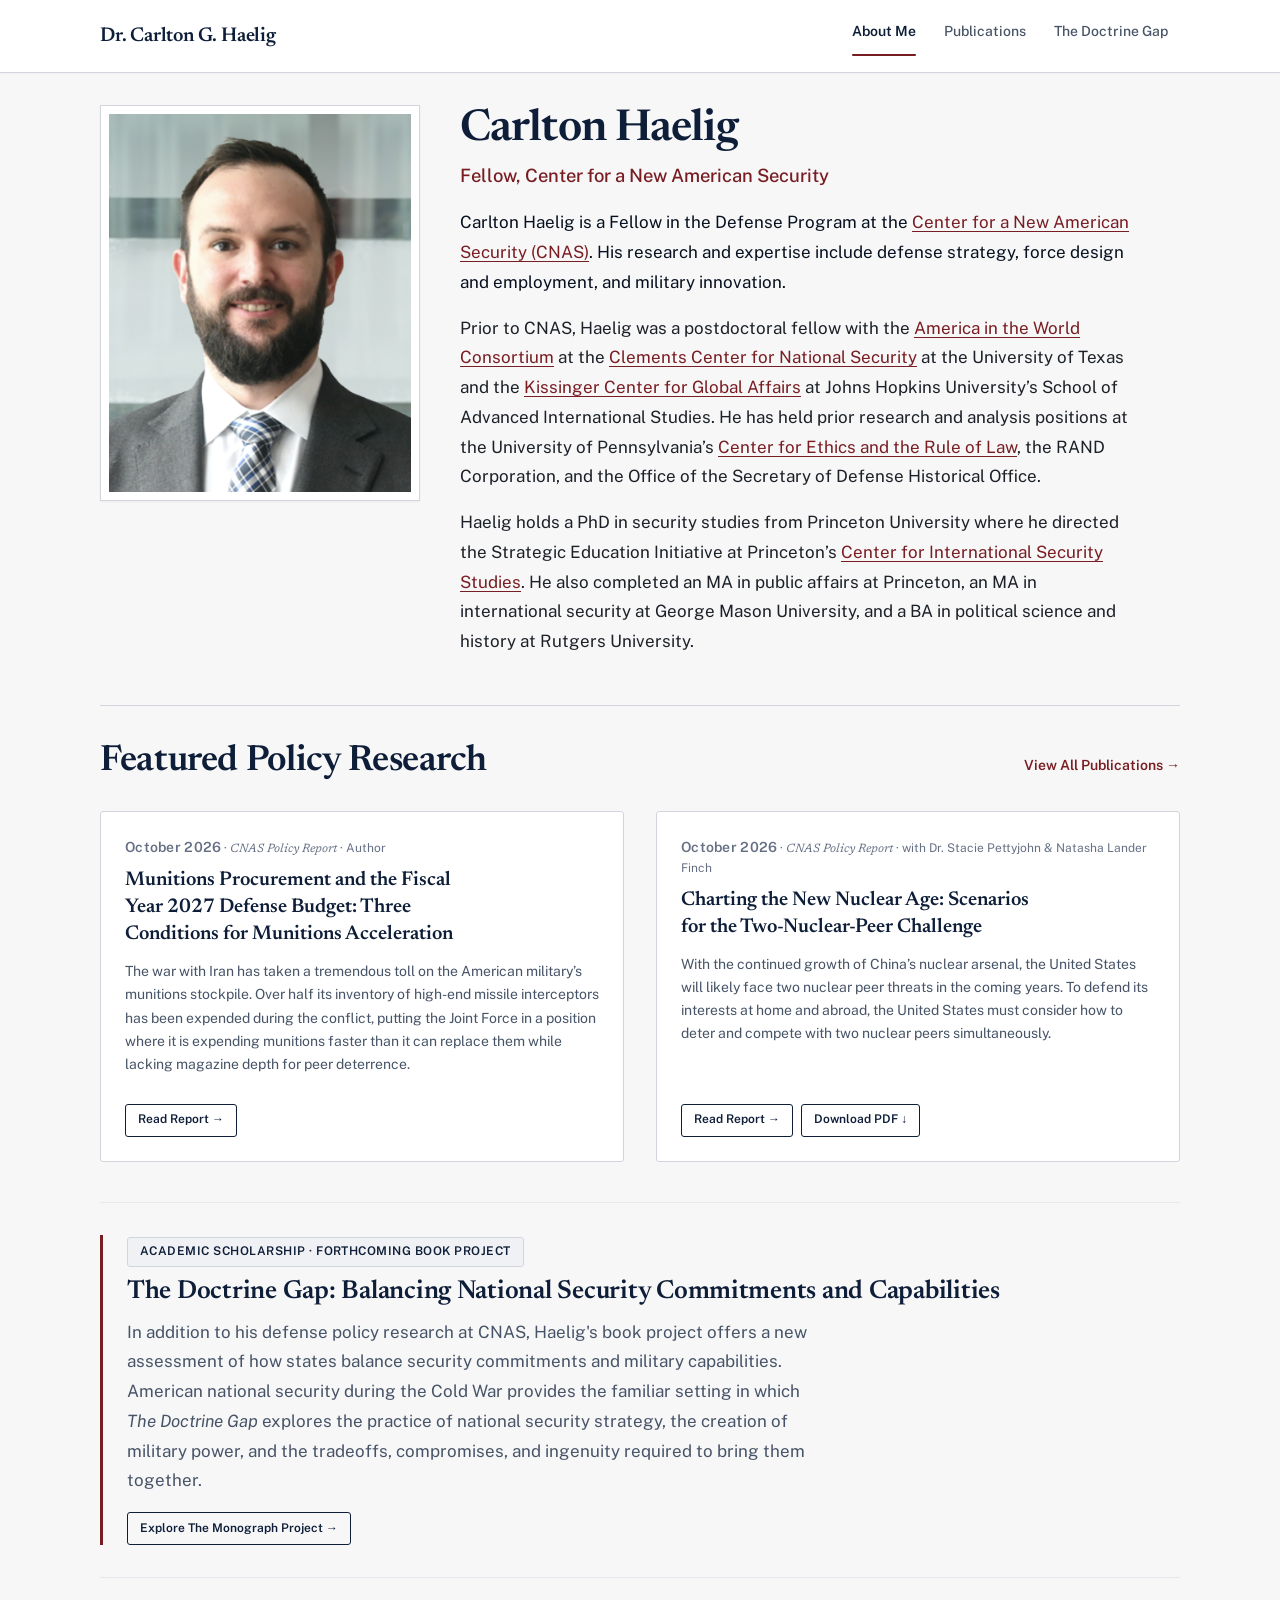
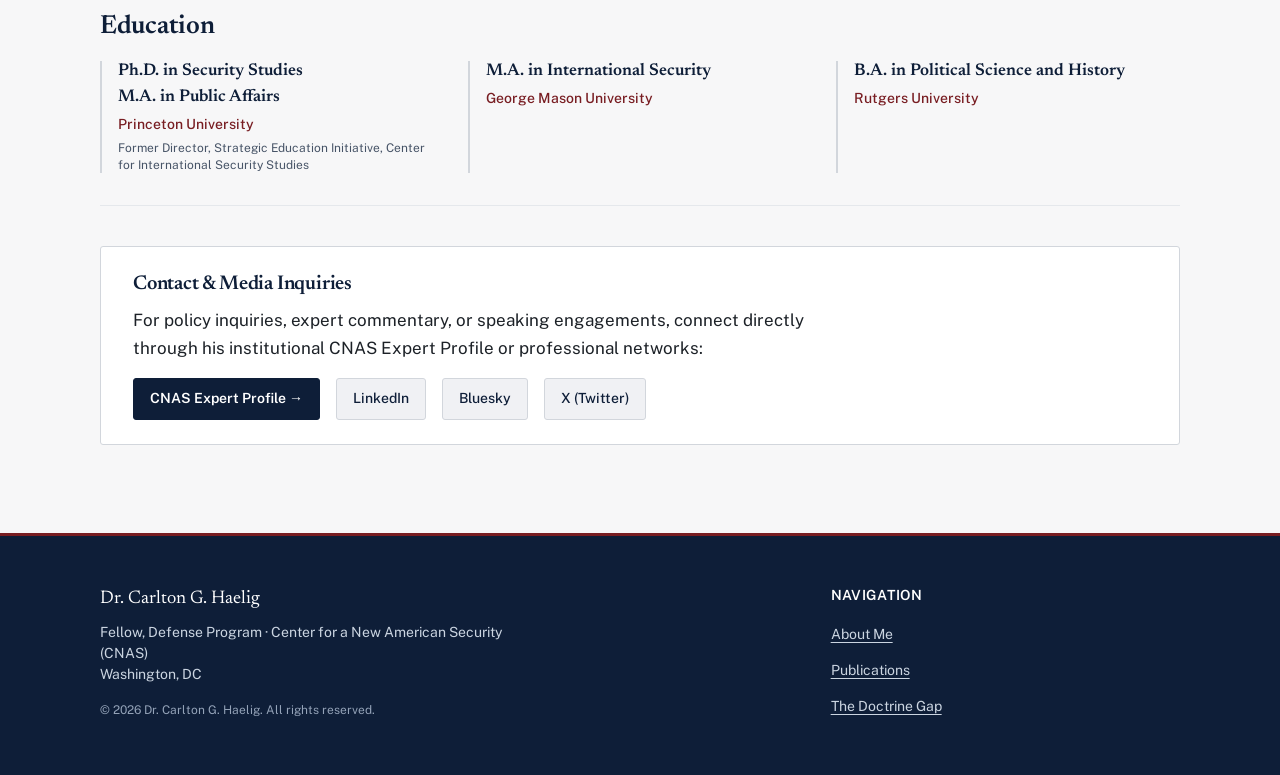
<file: index.html>
<!DOCTYPE html>
<html lang="en">
<head>
  <meta charset="utf-8">
  <meta name="viewport" content="width=device-width, initial-scale=1">
  <title>Dr. Carlton G. Haelig — Fellow, Center for a New American Security</title>
  <meta name="description" content="Carlton Haelig is a Fellow in the Defense Program at the Center for a New American Security (CNAS). Research and expertise include defense strategy, force design and employment, and military innovation.">
  <meta property="og:title" content="Dr. Carlton G. Haelig">
  <meta property="og:type" content="website">
  <meta property="og:url" content="https://www.carltonhaelig.com/">
  <meta property="og:description" content="Carlton Haelig is a Fellow in the Defense Program at the Center for a New American Security (CNAS). Research and expertise include defense strategy, force design and employment, and military innovation.">
  <meta property="og:image" content="assets/carlton-haelig-portrait.png">
  <link rel="preconnect" href="https://fonts.googleapis.com">
  <link rel="preconnect" href="https://fonts.gstatic.com" crossorigin>
  <link rel="stylesheet" href="styles.css">
</head>
<body>
  <a href="#main-content" class="skip-link">Skip to main content</a>

  <!-- Shared Sticky Header -->
  <header class="site-header">
    <div class="header-inner">
      <a href="index.html" class="site-brand" aria-label="Dr. Carlton G. Haelig Home">
        <span class="brand-name">Dr. Carlton G. Haelig</span>
      </a>
      <nav class="site-nav" aria-label="Main Navigation">
        <ul class="nav-list">
          <li class="nav-item">
            <a href="index.html" class="nav-link active" aria-current="page">About Me</a>
          </li>
          <li class="nav-item">
            <a href="publications.html" class="nav-link">Publications</a>
          </li>
          <li class="nav-item">
            <a href="the-doctrine-gap.html" class="nav-link">The Doctrine Gap</a>
          </li>
        </ul>
      </nav>
    </div>
  </header>

  <!-- Main Content -->
  <main id="main-content" class="main-content">
    <div class="site-container">

      <!-- Executive Profile Hero -->
      <section class="hero-executive" aria-label="Executive Profile">
        <div class="hero-portrait-frame">
          <img src="assets/carlton-haelig-portrait.png" alt="Dr. Carlton G. Haelig" class="hero-portrait" width="440" height="450" decoding="async">
        </div>
        <div class="hero-content">
          <div class="hero-title-group">
            <h1 class="hero-name">Carlton Haelig</h1>
            <div class="hero-affiliation">Fellow, Center for a New American Security</div>
          </div>
          <div class="hero-bio">
            <p class="lead">Carlton Haelig is a Fellow in the Defense Program at the <a href="https://www.cnas.org/research/defense" target="_blank" rel="noopener">Center for a New American Security (CNAS)</a>. His research and expertise include defense strategy, force design and employment, and military innovation.</p>
            <p>Prior to CNAS, Haelig was a postdoctoral fellow with the <a href="https://www.awconsortium.org/" target="_blank" rel="noopener">America in the World Consortium</a> at the <a href="https://www.clementscenter.org/" target="_blank" rel="noopener">Clements Center for National Security</a> at the University of Texas and the <a href="https://sais.jhu.edu/kissinger" target="_blank" rel="noopener">Kissinger Center for Global Affairs</a> at Johns Hopkins University’s School of Advanced International Studies. He has held prior research and analysis positions at the University of Pennsylvania’s <a href="https://www.penncerl.org/" target="_blank" rel="noopener">Center for Ethics and the Rule of Law</a>, the RAND Corporation, and the Office of the Secretary of Defense Historical Office.</p>
            <p>Haelig holds a PhD in security studies from Princeton University where he directed the Strategic Education Initiative at Princeton’s <a href="https://ciss.princeton.edu/" target="_blank" rel="noopener">Center for International Security Studies</a>. He also completed an MA in public affairs at Princeton, an MA in international security at George Mason University, and a BA in political science and history at Rutgers University.</p>
          </div>
        </div>
      </section>

      <!-- Featured Policy Research: Real-Time Strategic Analysis -->
      <section class="featured-research-section" aria-label="Featured Policy Research">
        <div class="section-header-editorial">
          <h2>Featured Policy Research</h2>
          <a href="publications.html" class="editorial-view-all">View All Publications &rarr;</a>
        </div>
        <div class="featured-reports-grid">

          <article class="featured-report-card">
            <div class="featured-report-meta">
              <span class="pub-date">October 2026</span> · <span class="pub-venue">CNAS Policy Report</span> · Author
            </div>
            <h3 class="featured-report-title">
              <a href="https://www.cnas.org/publications/reports/munitions-procurement-and-the-fiscal-year-2027-defense-budget" target="_blank" rel="noopener">Munitions Procurement and the Fiscal Year 2027 Defense Budget: Three Conditions for Munitions Acceleration</a>
            </h3>
            <p class="featured-report-summary">The war with Iran has taken a tremendous toll on the American military’s munitions stockpile. Over half its inventory of high-end missile interceptors has been expended during the conflict, putting the Joint Force in a position where it is expending munitions faster than it can replace them while lacking magazine depth for peer deterrence.</p>
            <div class="pub-actions">
              <a href="https://www.cnas.org/publications/reports/munitions-procurement-and-the-fiscal-year-2027-defense-budget" target="_blank" rel="noopener" class="pub-btn">Read Report &rarr;</a>
            </div>
          </article>

          <article class="featured-report-card">
            <div class="featured-report-meta">
              <span class="pub-date">October 2026</span> · <span class="pub-venue">CNAS Policy Report</span> · with Dr. Stacie Pettyjohn &amp; Natasha Lander Finch
            </div>
            <h3 class="featured-report-title">
              <a href="https://www.cnas.org/publications/reports/charting-the-new-nuclear-age" target="_blank" rel="noopener">Charting the New Nuclear Age: Scenarios for the Two-Nuclear-Peer Challenge</a>
            </h3>
            <p class="featured-report-summary">With the continued growth of China’s nuclear arsenal, the United States will likely face two nuclear peer threats in the coming years. To defend its interests at home and abroad, the United States must consider how to deter and compete with two nuclear peers simultaneously.</p>
            <div class="pub-actions">
              <a href="https://www.cnas.org/publications/reports/charting-the-new-nuclear-age" target="_blank" rel="noopener" class="pub-btn">Read Report &rarr;</a>
              <a href="https://s3.us-east-1.amazonaws.com/files.cnas.org/documents/Charting-the-New-Nuclear-Age_Defense_2026_Final.pdf" target="_blank" rel="noopener" class="pub-btn">Download PDF &darr;</a>
            </div>
          </article>

        </div>
      </section>

      <!-- Academic Scholarship: The Doctrine Gap (De-emphasized Secondary Nod) -->
      <section class="monograph-editorial-nod" aria-label="Academic Monograph Project">
        <div class="monograph-nod-inner">
          <div class="monograph-nod-content">
            <span class="monograph-status">Academic Scholarship · Forthcoming Book Project</span>
            <h2>The Doctrine Gap: Balancing National Security Commitments and Capabilities</h2>
            <p>In addition to his defense policy research at CNAS, Haelig's book project offers a new assessment of how states balance security commitments and military capabilities. American national security during the Cold War provides the familiar setting in which <em>The Doctrine Gap</em> explores the practice of national security strategy, the creation of military power, and the tradeoffs, compromises, and ingenuity required to bring them together.</p>
            <div class="pub-actions">
              <a href="the-doctrine-gap.html" class="pub-btn">Explore The Monograph Project &rarr;</a>
            </div>
          </div>
        </div>
      </section>

      <!-- Scannable Credentials: Unboxed Academic Degrees -->
      <section class="credentials-section" aria-label="Education and Academic Background">
        <h2 class="section-editorial-title">Education</h2>
        <div class="degrees-grid">
          <div class="degree-item">
            <span class="degree-level">Ph.D. in Security Studies</span>
            <span class="degree-level">M.A. in Public Affairs</span>
            <span class="degree-school">Princeton University</span>
            <span class="degree-detail">Former Director, Strategic Education Initiative, Center for International Security Studies</span>
          </div>
          <div class="degree-item">
            <span class="degree-level">M.A. in International Security</span>
            <span class="degree-school">George Mason University</span>
          </div>
          <div class="degree-item">
            <span class="degree-level">B.A. in Political Science and History</span>
            <span class="degree-school">Rutgers University</span>
          </div>
        </div>
      </section>

      <!-- Contact & Media Inquiries Strip -->
      <section class="contact-strip" aria-label="Contact and Engagement">
        <h2>Contact &amp; Media Inquiries</h2>
        <p>For policy inquiries, expert commentary, or speaking engagements, connect directly through his institutional CNAS Expert Profile or professional networks:</p>
        <div class="contact-channels">
          <a href="https://www.cnas.org/people/carlton-haelig" target="_blank" rel="noopener" class="contact-badge contact-badge-primary">
            <span>CNAS Expert Profile &rarr;</span>
          </a>
          <a href="https://www.linkedin.com/in/carltonhaelig/" target="_blank" rel="noopener" class="contact-badge">
            <span>LinkedIn</span>
          </a>
          <a href="https://bsky.app/profile/carltonhaelig.bsky.social" target="_blank" rel="noopener" class="contact-badge">
            <span>Bluesky</span>
          </a>
          <a href="https://twitter.com/CarltonHaelig" target="_blank" rel="noopener" class="contact-badge">
            <span>X (Twitter)</span>
          </a>
        </div>
      </section>

    </div>
  </main>

  <!-- Shared Footer -->
  <footer class="site-footer">
    <div class="footer-inner">
      <div>
        <div class="footer-brand-title">Dr. Carlton G. Haelig</div>
        <div class="footer-affiliation">
          Fellow, Defense Program · Center for a New American Security (CNAS)<br>
          Washington, DC
        </div>
        <div class="footer-copy">
          &copy; 2026 Dr. Carlton G. Haelig. All rights reserved.
        </div>
      </div>
      <div>
        <div class="footer-nav-title">Navigation</div>
        <ul class="footer-nav-list">
          <li class="footer-nav-item"><a href="index.html" class="footer-nav-link">About Me</a></li>
          <li class="footer-nav-item"><a href="publications.html" class="footer-nav-link">Publications</a></li>
          <li class="footer-nav-item"><a href="the-doctrine-gap.html" class="footer-nav-link">The Doctrine Gap</a></li>
        </ul>
      </div>
    </div>
  </footer>
</body>
</html>
</file>
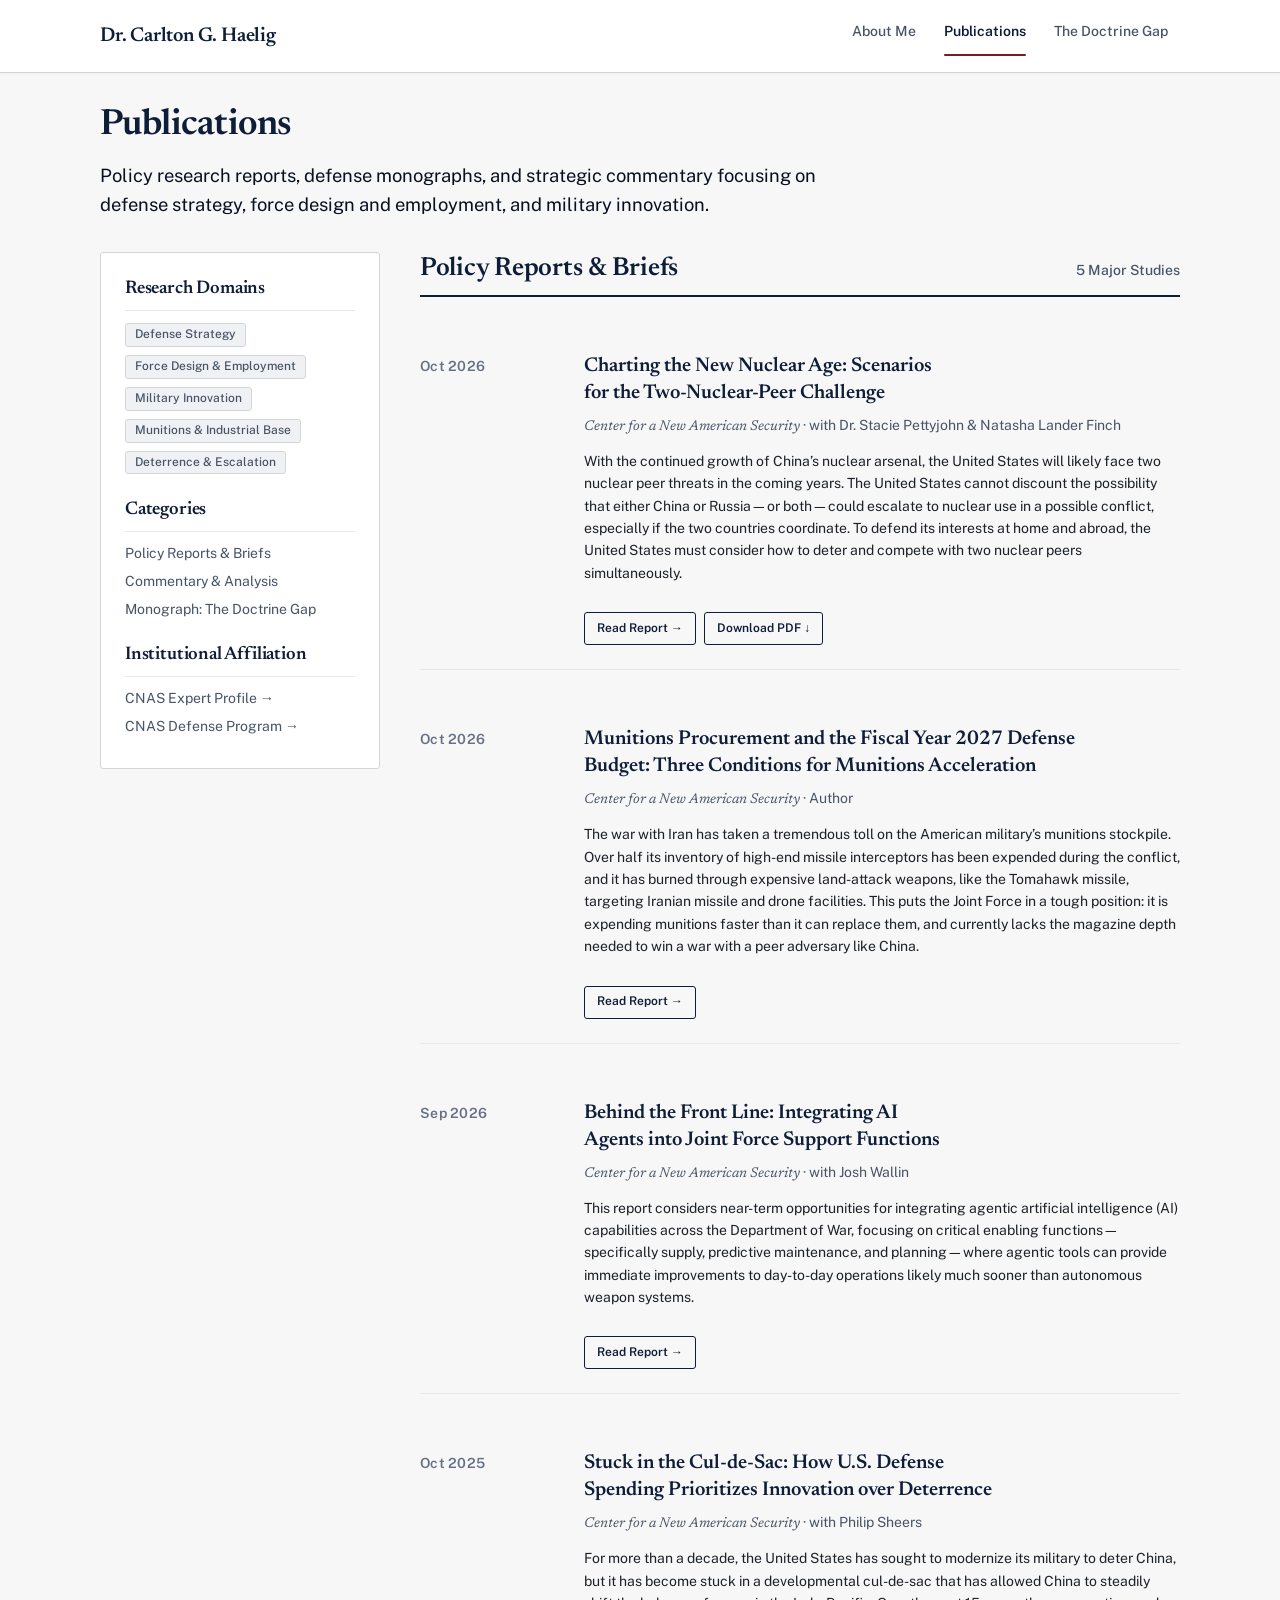
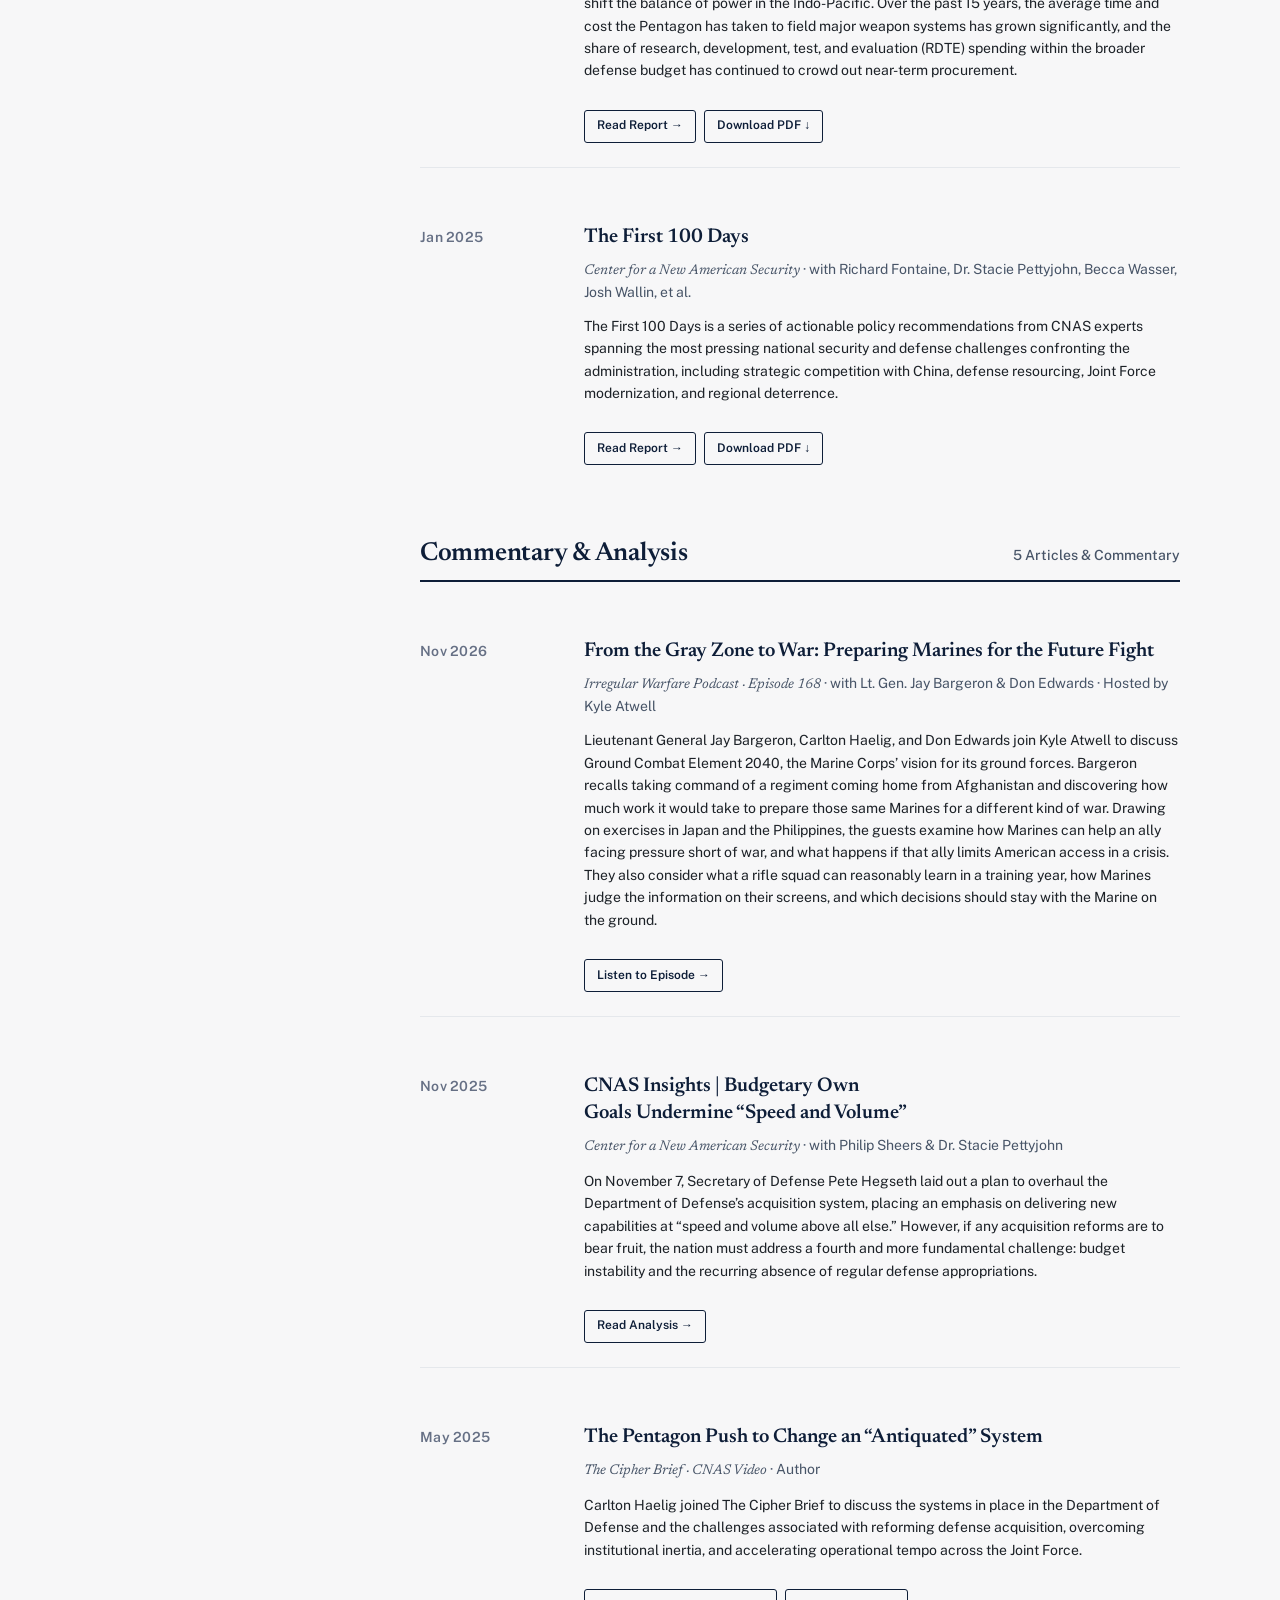
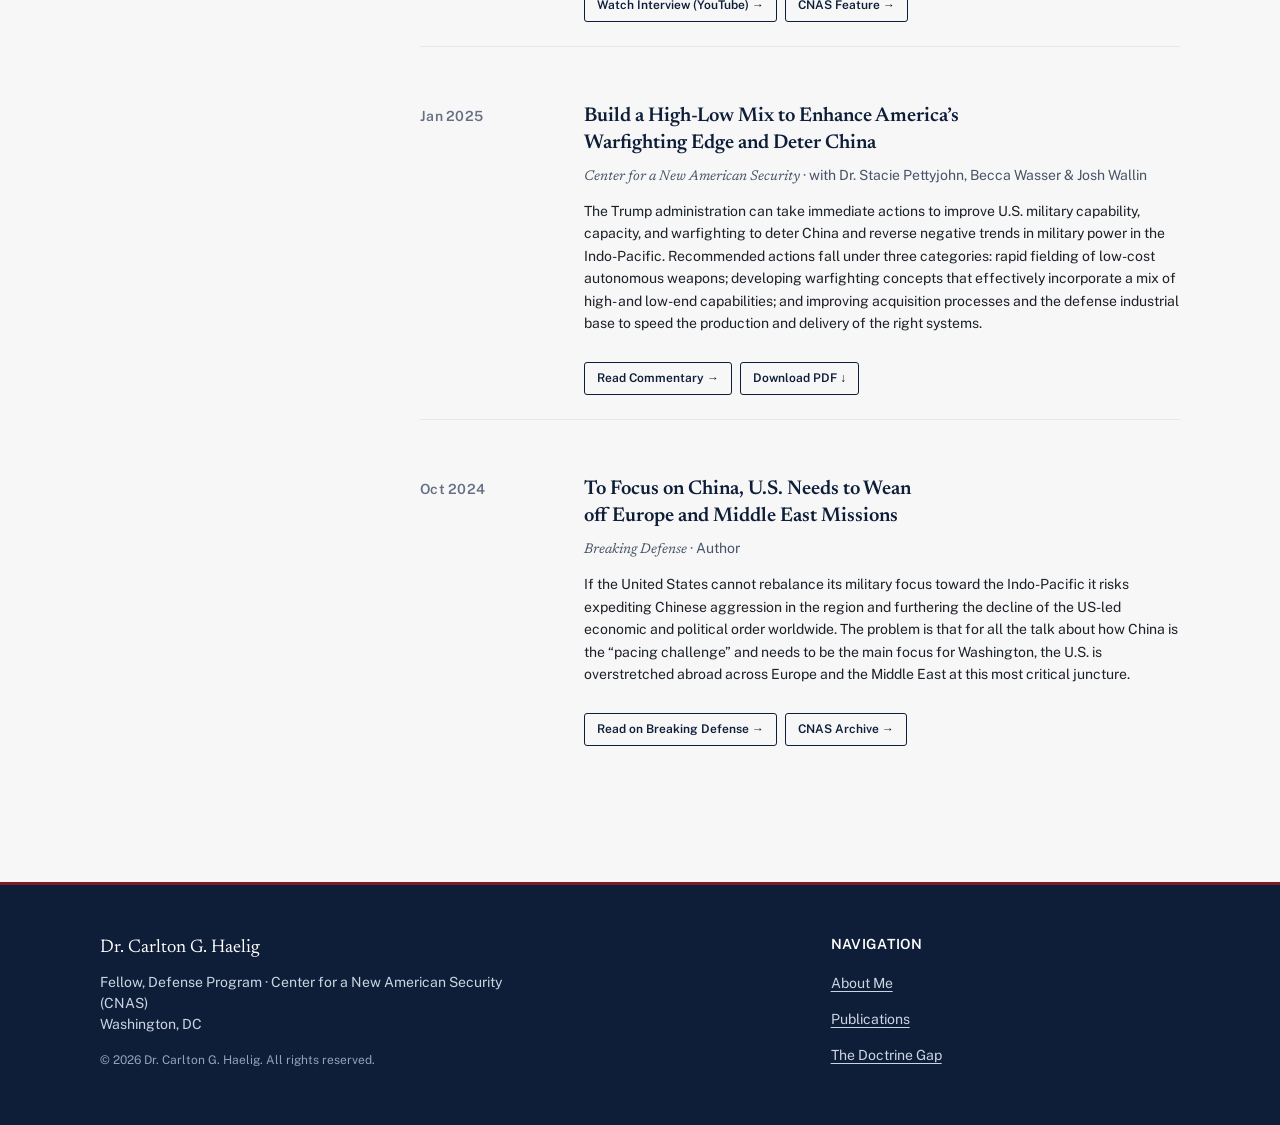
<file: publications.html>
<!DOCTYPE html>
<html lang="en">
<head>
  <meta charset="utf-8">
  <meta name="viewport" content="width=device-width, initial-scale=1">
  <title>Publications — Dr. Carlton G. Haelig</title>
  <meta name="description" content="Policy reports, monographs, and defense commentary by Dr. Carlton G. Haelig, Fellow in the Defense Program at the Center for a New American Security (CNAS).">
  <meta property="og:title" content="Publications — Dr. Carlton G. Haelig">
  <meta property="og:type" content="website">
  <meta property="og:url" content="https://www.carltonhaelig.com/publications.html">
  <meta property="og:description" content="Research publications, monographs, and analysis spanning defense strategy, force design, and military innovation.">
  <meta property="og:image" content="assets/carlton-haelig-portrait.png">
  <link rel="preconnect" href="https://fonts.googleapis.com">
  <link rel="preconnect" href="https://fonts.gstatic.com" crossorigin>
  <link rel="stylesheet" href="styles.css">
</head>
<body>
  <a href="#main-content" class="skip-link">Skip to main content</a>

  <!-- Shared Sticky Header -->
  <header class="site-header">
    <div class="header-inner">
      <a href="index.html" class="site-brand" aria-label="Dr. Carlton G. Haelig Home">
        <span class="brand-name">Dr. Carlton G. Haelig</span>
      </a>
      <nav class="site-nav" aria-label="Main Navigation">
        <ul class="nav-list">
          <li class="nav-item">
            <a href="index.html" class="nav-link">About Me</a>
          </li>
          <li class="nav-item">
            <a href="publications.html" class="nav-link active" aria-current="page">Publications</a>
          </li>
          <li class="nav-item">
            <a href="the-doctrine-gap.html" class="nav-link">The Doctrine Gap</a>
          </li>
        </ul>
      </nav>
    </div>
  </header>

  <!-- Main Content -->
  <main id="main-content" class="main-content">
    <div class="site-container">

      <!-- Page Introduction -->
      <header class="pub-intro-header">
        <h1>Publications</h1>
        <p class="lead">Policy research reports, defense monographs, and strategic commentary focusing on defense strategy, force design and employment, and military innovation.</p>
      </header>

      <!-- Two-Column Reading Ledger -->
      <div class="pub-ledger-grid">

        <!-- Left Contextual Rail -->
        <aside class="pub-ledger-rail" aria-label="Research Areas and Overview">
          <div class="pub-rail-section">
            <h2 class="pub-rail-heading">Research Domains</h2>
            <div class="pub-domains-pills">
              <span class="pub-domain-pill">Defense Strategy</span>
              <span class="pub-domain-pill">Force Design &amp; Employment</span>
              <span class="pub-domain-pill">Military Innovation</span>
              <span class="pub-domain-pill">Munitions &amp; Industrial Base</span>
              <span class="pub-domain-pill">Deterrence &amp; Escalation</span>
            </div>
          </div>

          <div class="pub-rail-section">
            <h2 class="pub-rail-heading">Categories</h2>
            <ul class="pub-rail-list">
              <li class="pub-rail-item"><a href="#reports">Policy Reports &amp; Briefs</a></li>
              <li class="pub-rail-item"><a href="#commentary">Commentary &amp; Analysis</a></li>
              <li class="pub-rail-item"><a href="the-doctrine-gap.html">Monograph: The Doctrine Gap</a></li>
            </ul>
          </div>

          <div class="pub-rail-section">
            <h2 class="pub-rail-heading">Institutional Affiliation</h2>
            <ul class="pub-rail-list">
              <li class="pub-rail-item">
                <a href="https://www.cnas.org/people/carlton-haelig" target="_blank" rel="noopener">CNAS Expert Profile &rarr;</a>
              </li>
              <li class="pub-rail-item">
                <a href="https://www.cnas.org/research/defense" target="_blank" rel="noopener">CNAS Defense Program &rarr;</a>
              </li>
            </ul>
          </div>
        </aside>

        <!-- Main Reading Stream -->
        <div class="pub-stream">

          <!-- Category 1: Policy Reports & Briefs -->
          <section id="reports" class="pub-section" aria-label="Policy Reports and Briefs">
            <div class="pub-section-header">
              <h2>Policy Reports &amp; Briefs</h2>
              <span class="pub-count">5 Major Studies</span>
            </div>

            <ul class="pub-list">

              <!-- Entry: Charting the New Nuclear Age -->
              <li class="pub-item">
                <div class="pub-date">Oct 2026</div>
                <div class="pub-body">
                  <h3 class="pub-title">
                    <a href="https://www.cnas.org/publications/reports/charting-the-new-nuclear-age" target="_blank" rel="noopener">Charting the New Nuclear Age: Scenarios for the Two-Nuclear-Peer Challenge</a>
                  </h3>
                  <div class="pub-meta">
                    <span class="pub-venue">Center for a New American Security</span> · with Dr. Stacie Pettyjohn &amp; Natasha Lander Finch
                  </div>
                  <p class="pub-summary">With the continued growth of China’s nuclear arsenal, the United States will likely face two nuclear peer threats in the coming years. The United States cannot discount the possibility that either China or Russia—or both—could escalate to nuclear use in a possible conflict, especially if the two countries coordinate. To defend its interests at home and abroad, the United States must consider how to deter and compete with two nuclear peers simultaneously.</p>
                  <div class="pub-actions">
                    <a href="https://www.cnas.org/publications/reports/charting-the-new-nuclear-age" target="_blank" rel="noopener" class="pub-btn">Read Report &rarr;</a>
                    <a href="https://s3.us-east-1.amazonaws.com/files.cnas.org/documents/Charting-the-New-Nuclear-Age_Defense_2026_Final.pdf" target="_blank" rel="noopener" class="pub-btn">Download PDF &darr;</a>
                  </div>
                </div>
              </li>

              <!-- Entry: Munitions Procurement and the Fiscal Year 2027 Defense Budget -->
              <li class="pub-item">
                <div class="pub-date">Oct 2026</div>
                <div class="pub-body">
                  <h3 class="pub-title">
                    <a href="https://www.cnas.org/publications/reports/munitions-procurement-and-the-fiscal-year-2027-defense-budget" target="_blank" rel="noopener">Munitions Procurement and the Fiscal Year 2027 Defense Budget: Three Conditions for Munitions Acceleration</a>
                  </h3>
                  <div class="pub-meta">
                    <span class="pub-venue">Center for a New American Security</span> · Author
                  </div>
                  <p class="pub-summary">The war with Iran has taken a tremendous toll on the American military’s munitions stockpile. Over half its inventory of high-end missile interceptors has been expended during the conflict, and it has burned through expensive land-attack weapons, like the Tomahawk missile, targeting Iranian missile and drone facilities. This puts the Joint Force in a tough position: it is expending munitions faster than it can replace them, and currently lacks the magazine depth needed to win a war with a peer adversary like China.</p>
                  <div class="pub-actions">
                    <a href="https://www.cnas.org/publications/reports/munitions-procurement-and-the-fiscal-year-2027-defense-budget" target="_blank" rel="noopener" class="pub-btn">Read Report &rarr;</a>
                  </div>
                </div>
              </li>

              <!-- Entry: Behind the Front Line -->
              <li class="pub-item">
                <div class="pub-date">Sep 2026</div>
                <div class="pub-body">
                  <h3 class="pub-title">
                    <a href="https://www.cnas.org/publications/reports/behind-the-front-line" target="_blank" rel="noopener">Behind the Front Line: Integrating AI Agents into Joint Force Support Functions</a>
                  </h3>
                  <div class="pub-meta">
                    <span class="pub-venue">Center for a New American Security</span> · with Josh Wallin
                  </div>
                  <p class="pub-summary">This report considers near-term opportunities for integrating agentic artificial intelligence (AI) capabilities across the Department of War, focusing on critical enabling functions—specifically supply, predictive maintenance, and planning—where agentic tools can provide immediate improvements to day-to-day operations likely much sooner than autonomous weapon systems.</p>
                  <div class="pub-actions">
                    <a href="https://www.cnas.org/publications/reports/behind-the-front-line" target="_blank" rel="noopener" class="pub-btn">Read Report &rarr;</a>
                  </div>
                </div>
              </li>

              <!-- Entry: Stuck in the Cul-de-Sac -->
              <li class="pub-item">
                <div class="pub-date">Oct 2025</div>
                <div class="pub-body">
                  <h3 class="pub-title">
                    <a href="https://www.cnas.org/publications/reports/stuck-in-the-cul-de-sac" target="_blank" rel="noopener">Stuck in the Cul-de-Sac: How U.S. Defense Spending Prioritizes Innovation over Deterrence</a>
                  </h3>
                  <div class="pub-meta">
                    <span class="pub-venue">Center for a New American Security</span> · with Philip Sheers
                  </div>
                  <p class="pub-summary">For more than a decade, the United States has sought to modernize its military to deter China, but it has become stuck in a developmental cul-de-sac that has allowed China to steadily shift the balance of power in the Indo-Pacific. Over the past 15 years, the average time and cost the Pentagon has taken to field major weapon systems has grown significantly, and the share of research, development, test, and evaluation (RDTE) spending within the broader defense budget has continued to crowd out near-term procurement.</p>
                  <div class="pub-actions">
                    <a href="https://www.cnas.org/publications/reports/stuck-in-the-cul-de-sac" target="_blank" rel="noopener" class="pub-btn">Read Report &rarr;</a>
                    <a href="https://s3.us-east-1.amazonaws.com/files.cnas.org/documents/Report_Defense-Budget_DEFENSE_Oct-2025_Finalb.pdf" target="_blank" rel="noopener" class="pub-btn">Download PDF &darr;</a>
                  </div>
                </div>
              </li>

              <!-- Entry: The First 100 Days -->
              <li class="pub-item">
                <div class="pub-date">Jan 2025</div>
                <div class="pub-body">
                  <h3 class="pub-title">
                    <a href="https://www.cnas.org/publications/reports/first-100-days" target="_blank" rel="noopener">The First 100 Days</a>
                  </h3>
                  <div class="pub-meta">
                    <span class="pub-venue">Center for a New American Security</span> · with Richard Fontaine, Dr. Stacie Pettyjohn, Becca Wasser, Josh Wallin, et al.
                  </div>
                  <p class="pub-summary">The First 100 Days is a series of actionable policy recommendations from CNAS experts spanning the most pressing national security and defense challenges confronting the administration, including strategic competition with China, defense resourcing, Joint Force modernization, and regional deterrence.</p>
                  <div class="pub-actions">
                    <a href="https://www.cnas.org/publications/reports/first-100-days" target="_blank" rel="noopener" class="pub-btn">Read Report &rarr;</a>
                    <a href="https://s3.us-east-1.amazonaws.com/files.cnas.org/documents/The-First-100-Days-consolidated-final.pdf" target="_blank" rel="noopener" class="pub-btn">Download PDF &darr;</a>
                  </div>
                </div>
              </li>

            </ul>
          </section>

          <!-- Category 2: Commentary & Analysis -->
          <section id="commentary" class="pub-section" aria-label="Commentary and Analysis">
            <div class="pub-section-header">
              <h2>Commentary &amp; Analysis</h2>
              <span class="pub-count">5 Articles &amp; Commentary</span>
            </div>

            <ul class="pub-list">

              <!-- Entry: Irregular Warfare Podcast | From the Gray Zone to War -->
              <li class="pub-item">
                <div class="pub-date">Nov 2026</div>
                <div class="pub-body">
                  <h3 class="pub-title">
                    <a href="https://www.irregularwarfare.org/from-the-gray-zone-to-war-preparing-marines-for-the-future-fight/" target="_blank" rel="noopener">From the Gray Zone to War: Preparing Marines for the Future Fight</a>
                  </h3>
                  <div class="pub-meta">
                    <span class="pub-venue">Irregular Warfare Podcast · Episode 168</span> · with Lt. Gen. Jay Bargeron &amp; Don Edwards · Hosted by Kyle Atwell
                  </div>
                  <p class="pub-summary">Lieutenant General Jay Bargeron, Carlton Haelig, and Don Edwards join Kyle Atwell to discuss Ground Combat Element 2040, the Marine Corps’ vision for its ground forces. Bargeron recalls taking command of a regiment coming home from Afghanistan and discovering how much work it would take to prepare those same Marines for a different kind of war. Drawing on exercises in Japan and the Philippines, the guests examine how Marines can help an ally facing pressure short of war, and what happens if that ally limits American access in a crisis. They also consider what a rifle squad can reasonably learn in a training year, how Marines judge the information on their screens, and which decisions should stay with the Marine on the ground.</p>
                  <div class="pub-actions">
                    <a href="https://www.irregularwarfare.org/from-the-gray-zone-to-war-preparing-marines-for-the-future-fight/" target="_blank" rel="noopener" class="pub-btn">Listen to Episode &rarr;</a>
                  </div>
                </div>
              </li>

              <!-- Entry: CNAS Insights | Budgetary Own Goals -->
              <li class="pub-item">
                <div class="pub-date">Nov 2025</div>
                <div class="pub-body">
                  <h3 class="pub-title">
                    <a href="https://www.cnas.org/publications/cnas-insights/budgetary-own-goals" target="_blank" rel="noopener">CNAS Insights | Budgetary Own Goals Undermine “Speed and Volume”</a>
                  </h3>
                  <div class="pub-meta">
                    <span class="pub-venue">Center for a New American Security</span> · with Philip Sheers &amp; Dr. Stacie Pettyjohn
                  </div>
                  <p class="pub-summary">On November 7, Secretary of Defense Pete Hegseth laid out a plan to overhaul the Department of Defense’s acquisition system, placing an emphasis on delivering new capabilities at “speed and volume above all else.” However, if any acquisition reforms are to bear fruit, the nation must address a fourth and more fundamental challenge: budget instability and the recurring absence of regular defense appropriations.</p>
                  <div class="pub-actions">
                    <a href="https://www.cnas.org/publications/cnas-insights/budgetary-own-goals" target="_blank" rel="noopener" class="pub-btn">Read Analysis &rarr;</a>
                  </div>
                </div>
              </li>

              <!-- Entry: The Pentagon Push to Change an "Antiquated" System (Video) -->
              <li class="pub-item">
                <div class="pub-date">May 2025</div>
                <div class="pub-body">
                  <h3 class="pub-title">
                    <a href="https://www.cnas.org/publications/video/the-pentagon-push-to-change-an-antiquated-system" target="_blank" rel="noopener">The Pentagon Push to Change an “Antiquated” System</a>
                  </h3>
                  <div class="pub-meta">
                    <span class="pub-venue">The Cipher Brief · CNAS Video</span> · Author
                  </div>
                  <p class="pub-summary">Carlton Haelig joined The Cipher Brief to discuss the systems in place in the Department of Defense and the challenges associated with reforming defense acquisition, overcoming institutional inertia, and accelerating operational tempo across the Joint Force.</p>
                  <div class="pub-actions">
                    <a href="https://www.youtube.com/watch?v=ALO2WzOQTc8" target="_blank" rel="noopener" class="pub-btn">Watch Interview (YouTube) &rarr;</a>
                    <a href="https://www.cnas.org/publications/video/the-pentagon-push-to-change-an-antiquated-system" target="_blank" rel="noopener" class="pub-btn">CNAS Feature &rarr;</a>
                  </div>
                </div>
              </li>

              <!-- Entry: Build a High-Low Mix -->
              <li class="pub-item">
                <div class="pub-date">Jan 2025</div>
                <div class="pub-body">
                  <h3 class="pub-title">
                    <a href="https://www.cnas.org/publications/commentary/strengthen-indo-pacific-deterrence-by-enhancing-americas-warfighting-edge" target="_blank" rel="noopener">Build a High-Low Mix to Enhance America’s Warfighting Edge and Deter China</a>
                  </h3>
                  <div class="pub-meta">
                    <span class="pub-venue">Center for a New American Security</span> · with Dr. Stacie Pettyjohn, Becca Wasser &amp; Josh Wallin
                  </div>
                  <p class="pub-summary">The Trump administration can take immediate actions to improve U.S. military capability, capacity, and warfighting to deter China and reverse negative trends in military power in the Indo-Pacific. Recommended actions fall under three categories: rapid fielding of low-cost autonomous weapons; developing warfighting concepts that effectively incorporate a mix of high- and low-end capabilities; and improving acquisition processes and the defense industrial base to speed the production and delivery of the right systems.</p>
                  <div class="pub-actions">
                    <a href="https://www.cnas.org/publications/commentary/strengthen-indo-pacific-deterrence-by-enhancing-americas-warfighting-edge" target="_blank" rel="noopener" class="pub-btn">Read Commentary &rarr;</a>
                    <a href="https://s3.us-east-1.amazonaws.com/files.cnas.org/documents/Build-a-High-Low-Mix-to-Enhance-America%E2%80%99s-Warfighting-Edge-and-Deter-China.pdf" target="_blank" rel="noopener" class="pub-btn">Download PDF &darr;</a>
                  </div>
                </div>
              </li>

              <!-- Entry: To Focus on China, U.S. Needs to Wean off Europe and Middle East Missions -->
              <li class="pub-item">
                <div class="pub-date">Oct 2024</div>
                <div class="pub-body">
                  <h3 class="pub-title">
                    <a href="https://breakingdefense.com/2024/10/to-focus-on-china-us-needs-to-wean-off-europe-and-middle-east-missions/" target="_blank" rel="noopener">To Focus on China, U.S. Needs to Wean off Europe and Middle East Missions</a>
                  </h3>
                  <div class="pub-meta">
                    <span class="pub-venue">Breaking Defense</span> · Author
                  </div>
                  <p class="pub-summary">If the United States cannot rebalance its military focus toward the Indo-Pacific it risks expediting Chinese aggression in the region and furthering the decline of the US-led economic and political order worldwide. The problem is that for all the talk about how China is the “pacing challenge” and needs to be the main focus for Washington, the U.S. is overstretched abroad across Europe and the Middle East at this most critical juncture.</p>
                  <div class="pub-actions">
                    <a href="https://breakingdefense.com/2024/10/to-focus-on-china-us-needs-to-wean-off-europe-and-middle-east-missions/" target="_blank" rel="noopener" class="pub-btn">Read on Breaking Defense &rarr;</a>
                    <a href="https://www.cnas.org/publications/commentary/to-focus-on-china-u-s-needs-to-wean-off-europe-and-middle-east-missions" target="_blank" rel="noopener" class="pub-btn">CNAS Archive &rarr;</a>
                  </div>
                </div>
              </li>

            </ul>
          </section>

        </div>
      </div>

    </div>
  </main>

  <!-- Shared Footer -->
  <footer class="site-footer">
    <div class="footer-inner">
      <div>
        <div class="footer-brand-title">Dr. Carlton G. Haelig</div>
        <div class="footer-affiliation">
          Fellow, Defense Program · Center for a New American Security (CNAS)<br>
          Washington, DC
        </div>
        <div class="footer-copy">
          &copy; 2026 Dr. Carlton G. Haelig. All rights reserved.
        </div>
      </div>
      <div>
        <div class="footer-nav-title">Navigation</div>
        <ul class="footer-nav-list">
          <li class="footer-nav-item"><a href="index.html" class="footer-nav-link">About Me</a></li>
          <li class="footer-nav-item"><a href="publications.html" class="footer-nav-link">Publications</a></li>
          <li class="footer-nav-item"><a href="the-doctrine-gap.html" class="footer-nav-link">The Doctrine Gap</a></li>
        </ul>
      </div>
    </div>
  </footer>
</body>
</html>
</file>
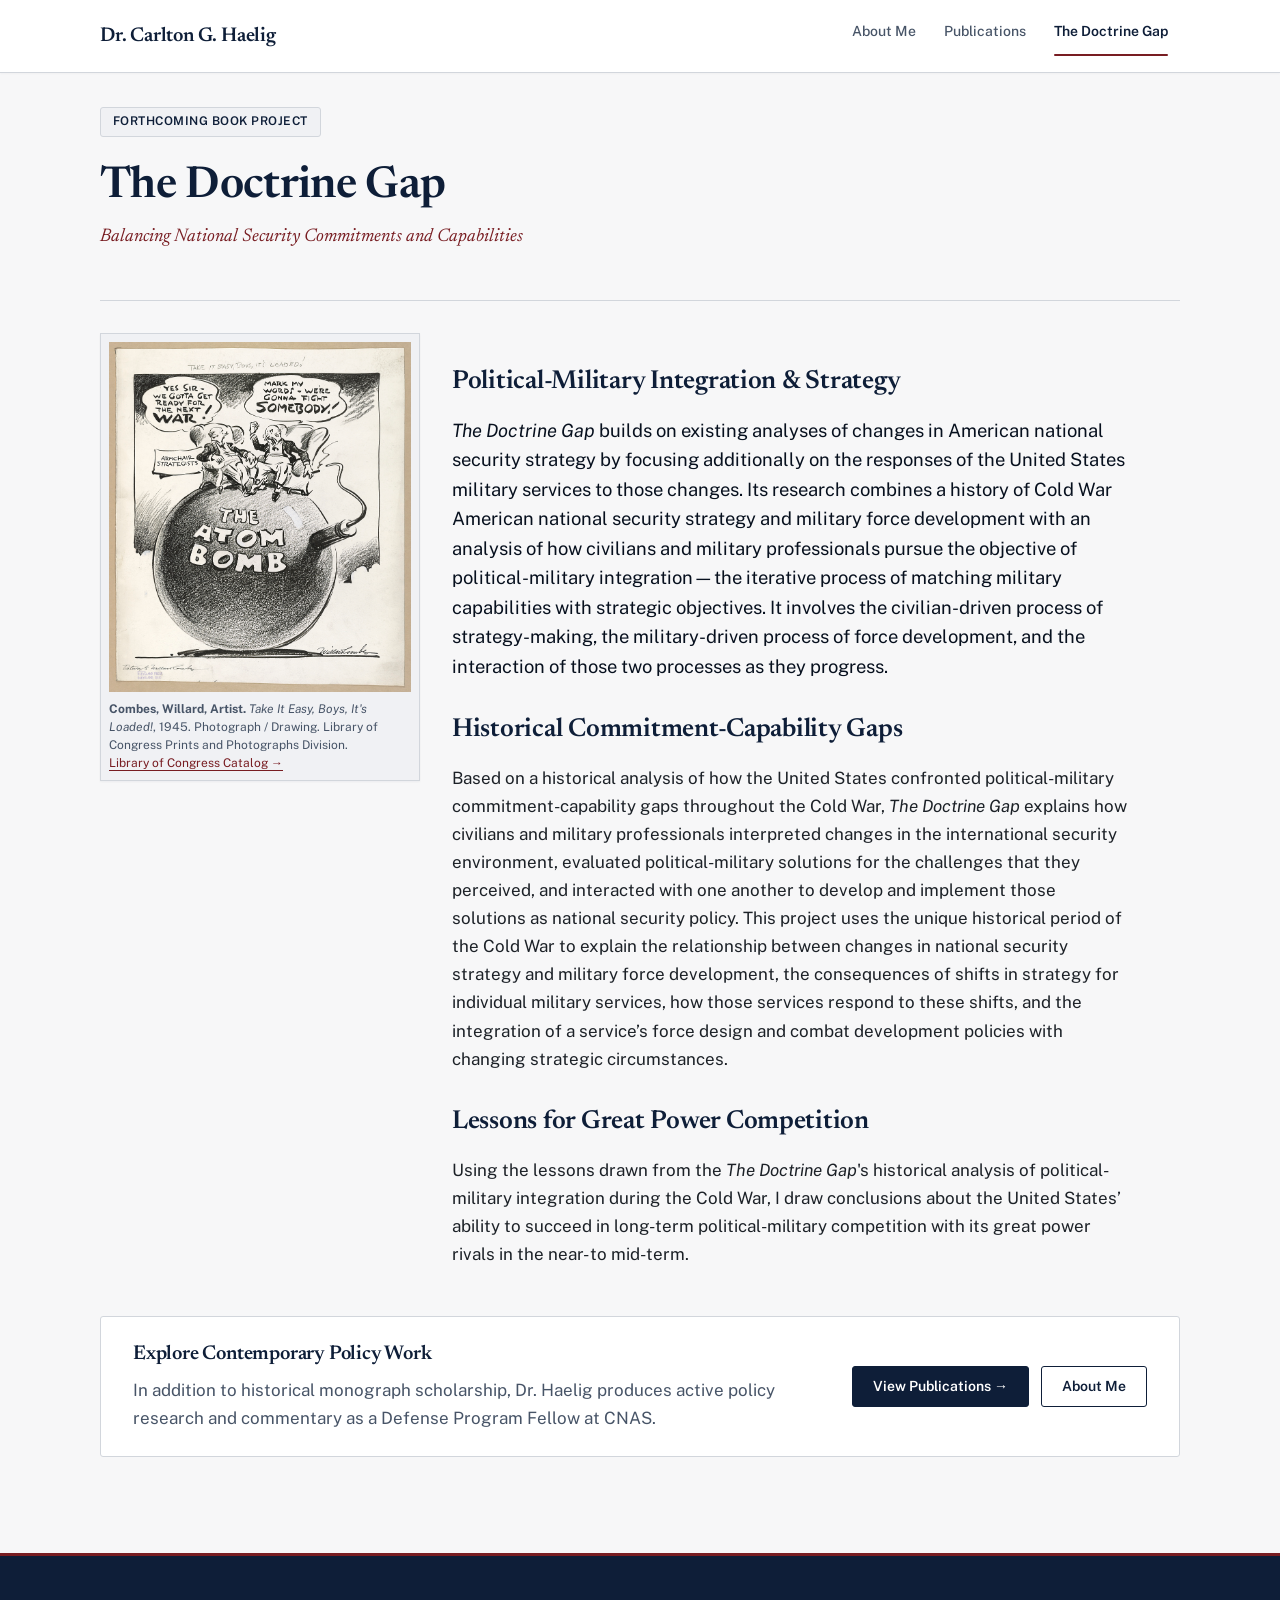
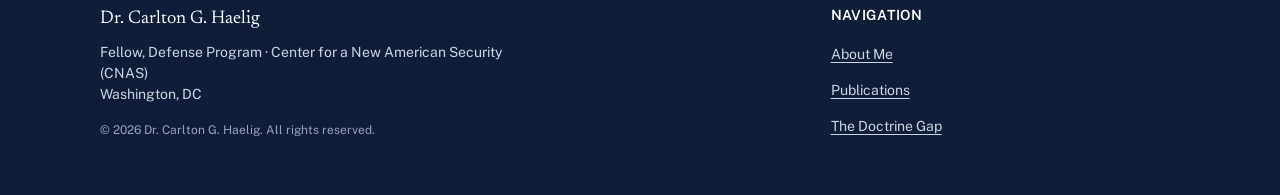
<file: the-doctrine-gap.html>
<!DOCTYPE html>
<html lang="en">
<head>
  <meta charset="utf-8">
  <meta name="viewport" content="width=device-width, initial-scale=1">
  <title>The Doctrine Gap — Dr. Carlton G. Haelig</title>
  <meta name="description" content="The Doctrine Gap: Balancing National Security Commitments and Capabilities. A monograph project by Dr. Carlton G. Haelig examining Cold War political-military integration and strategic competition.">
  <meta property="og:title" content="The Doctrine Gap — Dr. Carlton G. Haelig">
  <meta property="og:type" content="book">
  <meta property="og:url" content="https://www.carltonhaelig.com/the-doctrine-gap.html">
  <meta property="og:description" content="The Doctrine Gap offers a new assessment of how states balance security commitments and military capabilities during long-term competition.">
  <meta property="og:image" content="assets/take-it-easy-boys.jpg">
  <link rel="preconnect" href="https://fonts.googleapis.com">
  <link rel="preconnect" href="https://fonts.gstatic.com" crossorigin>
  <link rel="stylesheet" href="styles.css">
</head>
<body>
  <a href="#main-content" class="skip-link">Skip to main content</a>

  <!-- Shared Sticky Header -->
  <header class="site-header">
    <div class="header-inner">
      <a href="index.html" class="site-brand" aria-label="Dr. Carlton G. Haelig Home">
        <span class="brand-name">Dr. Carlton G. Haelig</span>
      </a>
      <nav class="site-nav" aria-label="Main Navigation">
        <ul class="nav-list">
          <li class="nav-item">
            <a href="index.html" class="nav-link">About Me</a>
          </li>
          <li class="nav-item">
            <a href="publications.html" class="nav-link">Publications</a>
          </li>
          <li class="nav-item">
            <a href="the-doctrine-gap.html" class="nav-link active" aria-current="page">The Doctrine Gap</a>
          </li>
        </ul>
      </nav>
    </div>
  </header>

  <!-- Main Content -->
  <main id="main-content" class="main-content">
    <div class="site-container">

      <!-- Monograph Header Section -->
      <header class="monograph-hero">
        <span class="monograph-status">Forthcoming Book Project</span>
        <h1 class="monograph-title">The Doctrine Gap</h1>
        <span class="monograph-subtitle">Balancing National Security Commitments and Capabilities</span>
      </header>

      <!-- Archival Spread Layout -->
      <section class="monograph-spread" aria-label="Monograph Overview and Thesis">
        
        <!-- Historical Artwork Column -->
        <div class="spotlight-image-frame monograph-frame-fixed">
          <img src="assets/take-it-easy-boys.jpg" alt="Willard Combes, Take It Easy, Boys, It's Loaded!, 1945" width="883" height="1024" class="monograph-artifact-img" loading="lazy" decoding="async">
          <div class="monograph-caption">
            <strong>Combes, Willard, Artist.</strong> <em>Take It Easy, Boys, It's Loaded!</em>, 1945. Photograph / Drawing. Library of Congress Prints and Photographs Division.<br>
            <a href="https://www.loc.gov/item/2016679971/" target="_blank" rel="noopener">Library of Congress Catalog &rarr;</a>
          </div>
        </div>

        <!-- Canonical Monograph Thesis Prose -->
        <div class="measure-prose">
          <h2>Political-Military Integration &amp; Strategy</h2>
          <p class="lead"><em>The Doctrine Gap</em> builds on existing analyses of changes in American national security strategy by focusing additionally on the responses of the United States military services to those changes. Its research combines a history of Cold War American national security strategy and military force development with an analysis of how civilians and military professionals pursue the objective of political-military integration—the iterative process of matching military capabilities with strategic objectives. It involves the civilian-driven process of strategy-making, the military-driven process of force development, and the interaction of those two processes as they progress.</p>
          
          <h2>Historical Commitment-Capability Gaps</h2>
          <p>Based on a historical analysis of how the United States confronted political-military commitment-capability gaps throughout the Cold War, <em>The Doctrine Gap</em> explains how civilians and military professionals interpreted changes in the international security environment, evaluated political-military solutions for the challenges that they perceived, and interacted with one another to develop and implement those solutions as national security policy. This project uses the unique historical period of the Cold War to explain the relationship between changes in national security strategy and military force development, the consequences of shifts in strategy for individual military services, how those services respond to these shifts, and the integration of a service’s force design and combat development policies with changing strategic circumstances.</p>
          
          <h2>Lessons for Great Power Competition</h2>
          <p>Using the lessons drawn from the <em>The Doctrine Gap</em>'s historical analysis of political-military integration during the Cold War, I draw conclusions about the United States’ ability to succeed in long-term political-military competition with its great power rivals in the near- to mid-term.</p>
        </div>

      </section>

      <!-- Return Pathway -->
      <section class="gateway-card gateway-card-spacer" aria-label="Author Navigation">
        <div class="gateway-content">
          <h2>Explore Contemporary Policy Work</h2>
          <p>In addition to historical monograph scholarship, Dr. Haelig produces active policy research and commentary as a Defense Program Fellow at CNAS.</p>
        </div>
        <div class="gateway-actions">
          <a href="publications.html" class="btn btn-primary">View Publications &rarr;</a>
          <a href="index.html" class="btn btn-outline">About Me</a>
        </div>
      </section>

    </div>
  </main>

  <!-- Shared Footer -->
  <footer class="site-footer">
    <div class="footer-inner">
      <div>
        <div class="footer-brand-title">Dr. Carlton G. Haelig</div>
        <div class="footer-affiliation">
          Fellow, Defense Program · Center for a New American Security (CNAS)<br>
          Washington, DC
        </div>
        <div class="footer-copy">
          &copy; 2026 Dr. Carlton G. Haelig. All rights reserved.
        </div>
      </div>
      <div>
        <div class="footer-nav-title">Navigation</div>
        <ul class="footer-nav-list">
          <li class="footer-nav-item"><a href="index.html" class="footer-nav-link">About Me</a></li>
          <li class="footer-nav-item"><a href="publications.html" class="footer-nav-link">Publications</a></li>
          <li class="footer-nav-item"><a href="the-doctrine-gap.html" class="footer-nav-link">The Doctrine Gap</a></li>
        </ul>
      </div>
    </div>
  </footer>
</body>
</html>
</file>
<file: styles.css>
/* ==========================================================================
   Dr. Carlton G. Haelig — Personal Site Stylesheet
   Design System: Institutional Think-Tank Editorial
   Shared across: index.html, the-doctrine-gap.html, publications.html
   ========================================================================== */

/* Typography Fonts */
@import url('https://fonts.googleapis.com/css2?family=Newsreader:ital,opsz,wght@0,6..72,400..700;1,6..72,400..700&family=Public+Sans:ital,wght@0,300..900;1,300..900&display=swap');

/* --------------------------------------------------------------------------
   Design Tokens & Custom Properties
   -------------------------------------------------------------------------- */
:root {
  /* Color Palette */
  --color-primary: #0e1e38;         /* Deep Oxford Blue */
  --color-primary-dark: #07101e;
  --color-primary-light: #182e4e;
  --color-accent: #781d22;          /* Oxblood Red */
  --color-accent-hover: #5a1418;
  --color-accent-subtle: #f9ecec;
  --color-accent-border: #f0c5c8;

  --color-bg: #f7f7f8;              /* Subtle Stone Page Ground */
  --color-surface: #ffffff;         /* Crisp White Container Surface */
  --color-surface-subtle: #f0f1f4;
  --color-stone: #f0f1f4;           /* Stone Badge / Pill Tint */
  --color-surface-alt: #eceef2;

  --color-text: #1c2127;            /* High-Contrast Charcoal (>13:1 on white) */
  --color-text-muted: #475467;      /* Secondary description and metadata */
  --color-text-faint: #667085;
  --color-text-inverse: #f8fafc;
  --color-footer-text: #cbd5e1;     /* Neutral slate text for dark footer */
  --color-footer-muted: #94a3b8;    /* Muted footer secondary metadata */

  --color-border: #d2d6dc;          /* Clean architectural hairlines */
  --color-border-light: #e5e8ec;
  --color-border-focus: #781d22;

  /* Typography Scales */
  --font-serif: 'Newsreader', Georgia, Cambria, 'Times New Roman', serif;
  --font-sans: 'Public Sans', -apple-system, BlinkMacSystemFont, 'Segoe UI', Roboto, Helvetica, Arial, sans-serif;

  --text-xs: 0.75rem;     /* 12px */
  --text-sm: 0.875rem;    /* 14px */
  --text-base: 1.0625rem; /* 17px */
  --text-md: 1.15rem;     /* 18px */
  --text-lg: 1.25rem;     /* 20px */
  --text-xl: 1.625rem;    /* 26px */
  --text-2xl: 2.25rem;    /* 36px */
  --text-3xl: 2.75rem;    /* 44px */

  --leading-none: 1.1;
  --leading-tight: 1.22;
  --leading-snug: 1.35;
  --leading-normal: 1.65;
  --leading-relaxed: 1.75;

  /* Reading Measures (Strictly < 75ch) */
  --measure-narrow: 56ch;
  --measure-normal: 68ch;
  --measure-wide: 74ch;

  /* Spacing Scale */
  --space-1: 0.25rem;   /* 4px */
  --space-2: 0.5rem;    /* 8px */
  --space-3: 0.75rem;   /* 12px */
  --space-4: 1rem;      /* 16px */
  --space-5: 1.25rem;   /* 20px */
  --space-6: 1.5rem;    /* 24px */
  --space-8: 2rem;      /* 32px */
  --space-10: 2.5rem;   /* 40px */
  --space-12: 3rem;     /* 48px */
  --space-16: 4rem;     /* 64px */
  --space-20: 5rem;     /* 80px */

  /* Layout Containers */
  --max-width-site: 1120px;
  --max-width-text: 72ch;
  --header-height: 72px;

  /* Border Radii */
  --radius-sm: 3px;
  --radius-md: 5px;
  --radius-lg: 8px;

  /* Restrained Depth */
  --shadow-sm: 0 1px 2px rgba(14, 30, 56, 0.05);
  --shadow-card: 0 1px 3px rgba(14, 30, 56, 0.05), 0 6px 18px -4px rgba(14, 30, 56, 0.04);
  --shadow-spotlight: 0 2px 5px rgba(14, 30, 56, 0.06), 0 12px 28px -6px rgba(14, 30, 56, 0.06);

  /* Transitions */
  --transition-fast: 0.15s ease-out;
  --transition-normal: 0.25s ease-out;
}

/* --------------------------------------------------------------------------
   Reset & Baseline
   -------------------------------------------------------------------------- */
*, *::before, *::after {
  box-sizing: border-box;
  margin: 0;
  padding: 0;
}

html {
  font-size: 100%;
  text-size-adjust: 100%;
  scroll-behavior: smooth;
  background-color: var(--color-bg);
  color: var(--color-text);
}

body {
  font-family: var(--font-sans);
  font-size: var(--text-base);
  line-height: var(--leading-normal);
  color: var(--color-text);
  background-color: var(--color-bg);
  min-height: 100vh;
  display: flex;
  flex-direction: column;
  -webkit-font-smoothing: antialiased;
  -moz-osx-font-smoothing: grayscale;
}

/* Browser Surfaces Theming (Craft Floor requirement) */
::selection {
  background-color: var(--color-primary);
  color: #ffffff;
}

:focus-visible {
  outline: 2px solid var(--color-accent);
  outline-offset: 3px;
}

/* --------------------------------------------------------------------------
   Accessibility & Skip Link
   -------------------------------------------------------------------------- */
.skip-link {
  position: absolute;
  top: -100px;
  left: var(--space-4);
  background-color: var(--color-primary);
  color: #ffffff;
  padding: var(--space-2) var(--space-4);
  border-radius: var(--radius-sm);
  z-index: 1000;
  font-weight: 600;
  font-size: var(--text-sm);
  text-decoration: none;
  transition: top var(--transition-fast);
}

.skip-link:focus,
.skip-link:hover {
  top: var(--space-4);
  color: #ffffff !important;
  background-color: var(--color-primary-light);
}

/* --------------------------------------------------------------------------
   Typography Elements
   -------------------------------------------------------------------------- */
h1, h2, h3, h4 {
  font-family: var(--font-serif);
  color: var(--color-primary);
  font-weight: 600;
  text-wrap: balance;
}

h1 {
  font-size: var(--text-2xl);
  line-height: var(--leading-tight);
  margin-top: 0;
  margin-bottom: var(--space-3);
  letter-spacing: -0.015em;
}

h2 {
  font-size: var(--text-xl);
  line-height: var(--leading-snug);
  margin-top: var(--space-8);
  margin-bottom: var(--space-4);
  letter-spacing: -0.01em;
}

h3 {
  font-size: var(--text-lg);
  line-height: var(--leading-snug);
  margin-top: var(--space-6);
  margin-bottom: var(--space-2);
}

p {
  max-width: var(--measure-normal);
  margin-bottom: var(--space-4);
  color: var(--color-text);
}

p:last-child {
  margin-bottom: 0;
}

p.lead {
  font-size: var(--text-md);
  line-height: 1.6;
  color: var(--color-primary-dark);
}

a {
  color: var(--color-accent);
  text-decoration: underline;
  text-decoration-thickness: 1px;
  text-underline-offset: 3px;
  transition: color var(--transition-fast), text-decoration-color var(--transition-fast);
}

a:hover {
  color: var(--color-accent-hover);
  text-decoration-thickness: 2px;
}

ul, ol {
  padding-left: var(--space-6);
  margin-bottom: var(--space-4);
}

li {
  margin-bottom: var(--space-2);
}

img {
  max-width: 100%;
  height: auto;
  display: block;
}

/* --------------------------------------------------------------------------
   Layout Containers
   -------------------------------------------------------------------------- */
.site-container {
  width: 100%;
  max-width: var(--max-width-site);
  margin-left: auto;
  margin-right: auto;
  padding-left: var(--space-5);
  padding-right: var(--space-5);
}

.main-content {
  flex: 1 0 auto;
  padding-top: var(--space-8);
  padding-bottom: var(--space-16);
}

.measure-prose {
  max-width: var(--measure-normal);
}

/* --------------------------------------------------------------------------
   Shared Sticky Header
   -------------------------------------------------------------------------- */
.site-header {
  position: sticky;
  top: 0;
  z-index: 100;
  background-color: var(--color-surface);
  border-bottom: 1px solid var(--color-border);
  box-shadow: 0 1px 2px rgba(14, 30, 56, 0.03);
}

.header-inner {
  display: flex;
  align-items: center;
  justify-content: space-between;
  height: var(--header-height);
  width: 100%;
  max-width: var(--max-width-site);
  margin: 0 auto;
  padding: 0 var(--space-5);
}

.site-brand {
  display: flex;
  flex-direction: column;
  text-decoration: none;
}

.brand-name {
  font-family: var(--font-serif);
  font-size: var(--text-lg);
  font-weight: 600;
  color: var(--color-primary);
  letter-spacing: -0.01em;
  line-height: 1.2;
}

.site-brand:hover .brand-name {
  color: var(--color-accent);
}

.site-nav {
  display: flex;
  align-items: center;
}

.nav-list {
  display: flex;
  list-style: none;
  gap: var(--space-1);
  padding: 0;
  margin: 0;
}

.nav-link {
  display: inline-block;
  font-family: var(--font-sans);
  font-size: var(--text-sm);
  font-weight: 500;
  color: var(--color-text-muted);
  text-decoration: none;
  padding: var(--space-2) var(--space-3);
  border-radius: var(--radius-sm);
  position: relative;
  transition: color var(--transition-fast), background-color var(--transition-fast);
}

.nav-link:hover {
  color: var(--color-primary);
  background-color: var(--color-surface-subtle);
  text-decoration: none;
}

.nav-link.active,
.nav-link[aria-current="page"] {
  color: var(--color-primary);
  font-weight: 600;
}

.nav-link.active::after,
.nav-link[aria-current="page"]::after {
  content: '';
  position: absolute;
  bottom: -4px;
  left: var(--space-3);
  right: var(--space-3);
  height: 2px;
  background-color: var(--color-accent);
  border-radius: var(--radius-sm);
}

/* --------------------------------------------------------------------------
   Components & Cards
   -------------------------------------------------------------------------- */
.card {
  background-color: var(--color-surface);
  border: 1px solid var(--color-border);
  border-radius: var(--radius-sm);
  padding: var(--space-6);
  box-shadow: var(--shadow-sm);
}

/* Side-by-Side Split Cards Grid */
.split-cards-grid {
  display: grid;
  grid-template-columns: 1fr 1fr;
  gap: var(--space-6);
  margin-top: var(--space-8);
  margin-bottom: var(--space-8);
}

.split-card {
  background-color: var(--color-surface);
  border: 1px solid var(--color-border);
  border-radius: var(--radius-sm);
  padding: var(--space-6);
  display: flex;
  flex-direction: column;
}

.split-card h2,
.split-card h3 {
  font-size: var(--text-md);
  margin-top: 0;
  margin-bottom: var(--space-3);
  padding-bottom: var(--space-2);
  border-bottom: 1px solid var(--color-border-light);
  color: var(--color-primary);
}

/* Structured Meta List for Appointments & Degrees */
.meta-list {
  list-style: none;
  padding: 0;
  margin: 0;
}

.meta-item {
  margin-bottom: var(--space-3);
  padding-bottom: var(--space-3);
  border-bottom: 1px solid var(--color-border-light);
}

.meta-item:last-child {
  margin-bottom: 0;
  padding-bottom: 0;
  border-bottom: none;
}

.meta-role {
  font-weight: 600;
  color: var(--color-primary);
  display: block;
  font-size: var(--text-base);
}

.meta-institution {
  color: var(--color-text);
  font-size: var(--text-sm);
  display: block;
}

.meta-detail {
  color: var(--color-text-muted);
  font-size: var(--text-xs);
  display: block;
  margin-top: var(--space-1);
}

/* Spotlight Card (The Doctrine Gap) */
.card-spotlight {
  background-color: var(--color-surface);
  border: 1px solid var(--color-border);
  border-radius: var(--radius-sm);
  padding: var(--space-8);
  margin-top: var(--space-10);
  margin-bottom: var(--space-10);
  box-shadow: var(--shadow-card);
  position: relative;
}

.spotlight-layout {
  display: grid;
  grid-template-columns: 240px 1fr;
  gap: var(--space-8);
  align-items: center;
}

.spotlight-image-frame {
  border: 1px solid var(--color-border);
  background-color: var(--color-surface-subtle);
  padding: var(--space-2);
  box-shadow: var(--shadow-sm);
}

.spotlight-content h2 {
  margin-top: 0;
  font-size: var(--text-xl);
  margin-bottom: var(--space-2);
}

.spotlight-subtitle {
  font-family: var(--font-serif);
  font-style: italic;
  font-size: var(--text-md);
  color: var(--color-accent);
  margin-bottom: var(--space-4);
  display: block;
}

/* Gateway & Teaser Card */
.gateway-card {
  background-color: var(--color-surface);
  border: 1px solid var(--color-border);
  border-radius: var(--radius-sm);
  padding: var(--space-6) var(--space-8);
  margin-top: var(--space-8);
  margin-bottom: var(--space-8);
  display: flex;
  align-items: center;
  justify-content: space-between;
  gap: var(--space-6);
}

.gateway-content h2,
.gateway-content h3 {
  margin-top: 0;
  margin-bottom: var(--space-2);
  font-size: var(--text-lg);
}

.gateway-content p {
  color: var(--color-text-muted);
  margin-bottom: 0;
}

.gateway-card-spacer {
  margin-top: var(--space-12);
}

.gateway-actions {
  display: flex;
  gap: var(--space-3);
  flex-wrap: wrap;
}

/* Action Buttons */
.btn {
  display: inline-flex;
  align-items: center;
  gap: var(--space-2);
  font-family: var(--font-sans);
  font-size: var(--text-sm);
  font-weight: 600;
  padding: 0.65rem 1.25rem;
  border-radius: var(--radius-sm);
  text-decoration: none;
  cursor: pointer;
  transition: all var(--transition-fast);
  line-height: 1.3;
}

.btn-primary {
  background-color: var(--color-primary);
  color: #ffffff;
  border: 1px solid var(--color-primary);
}

.btn-primary:hover {
  background-color: var(--color-primary-light);
  border-color: var(--color-primary-light);
  color: #ffffff;
  text-decoration: none;
}

.btn-outline {
  background-color: transparent;
  color: var(--color-primary);
  border: 1px solid var(--color-primary);
}

.btn-outline:hover {
  background-color: var(--color-primary);
  color: #ffffff;
  text-decoration: none;
}

.btn-accent {
  background-color: var(--color-accent);
  color: #ffffff;
  border: 1px solid var(--color-accent);
}

.btn-accent:hover {
  background-color: var(--color-accent-hover);
  border-color: var(--color-accent-hover);
  color: #ffffff;
  text-decoration: none;
}

/* Contact Strip */
.contact-strip {
  background-color: var(--color-surface);
  border: 1px solid var(--color-border);
  border-radius: var(--radius-sm);
  padding: var(--space-6) var(--space-8);
  margin-top: var(--space-10);
  margin-bottom: var(--space-6);
}

.contact-strip h2,
.contact-strip h3 {
  margin-top: 0;
  margin-bottom: var(--space-2);
  font-size: var(--text-lg);
}

.contact-channels {
  display: flex;
  flex-wrap: wrap;
  gap: var(--space-4);
  align-items: center;
  margin-top: var(--space-4);
}

.contact-badge {
  display: inline-flex;
  align-items: center;
  gap: var(--space-2);
  padding: var(--space-2) var(--space-4);
  background-color: var(--color-surface-subtle);
  border: 1px solid var(--color-border);
  border-radius: var(--radius-sm);
  font-size: var(--text-sm);
  font-weight: 500;
  color: var(--color-primary);
  text-decoration: none;
}

.contact-badge:hover {
  background-color: var(--color-surface-alt);
  border-color: var(--color-accent);
  color: var(--color-accent);
  text-decoration: none;
}

.contact-badge-primary {
  background-color: var(--color-primary);
  border-color: var(--color-primary);
  color: #ffffff;
  font-weight: 600;
}

.contact-badge-primary:hover {
  background-color: var(--color-primary-light);
  border-color: var(--color-primary-light);
  color: #ffffff !important;
}

/* --------------------------------------------------------------------------
   Editorial Broadsheet Sections (index.html)
   -------------------------------------------------------------------------- */
.section-editorial-title {
  font-family: var(--font-serif);
  font-size: var(--text-xl);
  color: var(--color-primary);
  margin-top: 0;
  margin-bottom: var(--space-4);
  letter-spacing: -0.01em;
}

.credentials-section {
  padding: 0 0 var(--space-8);
  border-bottom: 1px solid var(--color-border-light);
  margin-bottom: var(--space-8);
}

.degrees-grid {
  display: grid;
  grid-template-columns: repeat(auto-fit, minmax(240px, 1fr));
  gap: var(--space-6);
}

.degree-item {
  display: flex;
  flex-direction: column;
  padding-left: var(--space-4);
  border-left: 2px solid var(--color-border);
}

.degree-level {
  font-family: var(--font-serif);
  font-size: var(--text-base);
  font-weight: 600;
  color: var(--color-primary);
  line-height: var(--leading-snug);
}

.degree-level + .degree-level {
  margin-top: 0.2rem;
}

.degree-school {
  font-family: var(--font-sans);
  font-size: var(--text-sm);
  color: var(--color-accent);
  font-weight: 500;
  margin-top: 0.15rem;
}

.degree-detail {
  font-family: var(--font-sans);
  font-size: var(--text-xs);
  color: var(--color-text-muted);
  margin-top: var(--space-1);
  line-height: 1.4;
}

/* Featured Policy Research (Homepage Stream) */
.featured-research-section {
  padding-bottom: var(--space-10);
  border-bottom: 1px solid var(--color-border-light);
  margin-bottom: var(--space-8);
}

.section-header-editorial {
  display: flex;
  justify-content: space-between;
  align-items: baseline;
  margin-bottom: var(--space-6);
  flex-wrap: wrap;
  gap: var(--space-2);
}

.section-header-editorial h2 {
  font-family: var(--font-serif);
  font-size: var(--text-2xl);
  color: var(--color-primary);
  margin: 0;
  letter-spacing: -0.01em;
}

.editorial-view-all {
  font-family: var(--font-sans);
  font-size: var(--text-sm);
  font-weight: 600;
  color: var(--color-accent);
  text-decoration: none;
  transition: color var(--transition-fast);
}

.editorial-view-all:hover {
  color: var(--color-accent-hover);
  text-decoration: underline;
}

.featured-reports-grid {
  display: grid;
  grid-template-columns: repeat(auto-fit, minmax(320px, 1fr));
  gap: var(--space-8);
}

.featured-report-card {
  background-color: var(--color-surface);
  border: 1px solid var(--color-border);
  border-radius: var(--radius-sm);
  padding: var(--space-6);
  display: flex;
  flex-direction: column;
  transition: border-color var(--transition-fast), box-shadow var(--transition-fast);
}

.featured-report-card:hover {
  border-color: var(--color-primary-light);
  box-shadow: var(--shadow-sm);
}

.featured-report-meta {
  font-family: var(--font-sans);
  font-size: var(--text-xs);
  color: var(--color-text-faint);
  margin-bottom: var(--space-2);
}

.featured-report-title {
  font-family: var(--font-serif);
  font-size: var(--text-lg);
  font-weight: 600;
  line-height: var(--leading-snug);
  margin-top: 0;
  margin-bottom: var(--space-3);
}

.featured-report-title a {
  color: var(--color-primary);
  text-decoration: none;
}

.featured-report-title a:hover {
  color: var(--color-accent);
}

.featured-report-summary {
  font-family: var(--font-sans);
  font-size: var(--text-sm);
  color: var(--color-text-muted);
  line-height: var(--leading-normal);
  flex-grow: 1;
  margin-bottom: var(--space-4);
}

/* Secondary Academic Nod: The Doctrine Gap */
.monograph-editorial-nod {
  padding: 0 0 var(--space-8);
  border-bottom: 1px solid var(--color-border-light);
  margin-bottom: var(--space-8);
}

.monograph-nod-inner {
  border-left: 3px solid var(--color-accent);
  padding-left: var(--space-6);
}

.monograph-nod-content .monograph-status {
  margin-bottom: var(--space-1);
  display: inline-block;
}

.monograph-nod-content h2 {
  font-family: var(--font-serif);
  font-size: var(--text-xl);
  color: var(--color-primary);
  margin-top: var(--space-1);
  margin-bottom: var(--space-2);
  letter-spacing: -0.01em;
}

.monograph-nod-content p {
  font-family: var(--font-sans);
  font-size: var(--text-base);
  color: var(--color-text-muted);
  line-height: var(--leading-relaxed);
  max-width: var(--measure-normal);
  margin-bottom: var(--space-4);
}

/* Publications Rail Topic Badges */
.pub-domains-pills {
  display: flex;
  flex-wrap: wrap;
  gap: var(--space-2);
}

.pub-domain-pill {
  display: inline-block;
  font-family: var(--font-sans);
  font-size: var(--text-xs);
  font-weight: 500;
  color: var(--color-text-muted);
  background-color: var(--color-stone);
  border: 1px solid var(--color-border);
  padding: 0.2rem 0.55rem;
  border-radius: var(--radius-sm);
  line-height: 1.3;
}

/* Monograph Archival Spread Layout */
.monograph-spread {
  display: grid;
  grid-template-columns: 320px 1fr;
  gap: var(--space-8);
  align-items: start;
  margin-top: var(--space-6);
}

.monograph-frame-fixed {
  max-width: 320px;
}

/* --------------------------------------------------------------------------
   Executive Profile Hero (index.html)
   -------------------------------------------------------------------------- */
.hero-executive {
  display: grid;
  grid-template-columns: 320px 1fr;
  gap: var(--space-10);
  align-items: start;
  padding-bottom: var(--space-8);
  border-bottom: 1px solid var(--color-border);
  margin-bottom: var(--space-8);
}

.hero-portrait-frame {
  position: relative;
  border: 1px solid var(--color-border);
  background-color: var(--color-surface);
  padding: var(--space-2);
  box-shadow: var(--shadow-sm);
}

.hero-portrait {
  width: 100%;
  aspect-ratio: 4 / 5;
  object-fit: cover;
  display: block;
}

.hero-content {
  display: flex;
  flex-direction: column;
}

.hero-title-group {
  margin-bottom: var(--space-5);
}

.hero-name {
  font-size: var(--text-3xl);
  line-height: 1.15;
  letter-spacing: -0.02em;
  margin-bottom: var(--space-2);
}

.hero-affiliation {
  font-family: var(--font-sans);
  font-size: var(--text-md);
  font-weight: 500;
  color: var(--color-accent);
  line-height: 1.35;
}

.hero-bio {
  max-width: var(--measure-normal);
}

.hero-bio p {
  margin-bottom: var(--space-4);
  font-size: var(--text-base);
  line-height: var(--leading-relaxed);
}

/* --------------------------------------------------------------------------
   Publications Layout (publications.html)
   -------------------------------------------------------------------------- */
.pub-ledger-grid {
  display: grid;
  grid-template-columns: 280px 1fr;
  gap: var(--space-10);
  align-items: start;
  margin-top: var(--space-8);
}

.pub-ledger-rail {
  background-color: var(--color-surface);
  border: 1px solid var(--color-border);
  border-radius: var(--radius-sm);
  padding: var(--space-6);
  position: sticky;
  top: calc(var(--header-height) + var(--space-4));
}

.pub-rail-section {
  margin-bottom: var(--space-6);
}

.pub-rail-section:last-child {
  margin-bottom: 0;
}

.pub-rail-heading {
  font-family: var(--font-serif);
  font-size: var(--text-md);
  color: var(--color-primary);
  margin-top: 0;
  margin-bottom: var(--space-3);
  padding-bottom: var(--space-2);
  border-bottom: 1px solid var(--color-border-light);
}

.pub-rail-list {
  list-style: none;
  padding: 0;
  margin: 0;
}

.pub-rail-item {
  font-size: var(--text-sm);
  color: var(--color-text-muted);
  margin-bottom: var(--space-2);
  line-height: 1.4;
}

.pub-rail-item a {
  color: var(--color-text-muted);
  text-decoration: none;
}

.pub-rail-item a:hover {
  color: var(--color-accent);
  text-decoration: underline;
}

.pub-actions {
  display: flex;
  gap: var(--space-2);
  flex-wrap: wrap;
  margin-top: var(--space-3);
}

.pub-btn {
  display: inline-flex;
  align-items: center;
  font-size: var(--text-xs);
  font-weight: 600;
  padding: 0.35rem 0.75rem;
  border-radius: var(--radius-sm);
  border: 1px solid var(--color-primary);
  color: var(--color-primary);
  text-decoration: none;
  transition: all var(--transition-fast);
}

.pub-btn:hover {
  background-color: var(--color-primary);
  color: #ffffff !important;
  text-decoration: none;
}

.pub-section {
  margin-bottom: var(--space-12);
}

.pub-section-header {
  border-bottom: 2px solid var(--color-primary);
  padding-bottom: var(--space-2);
  margin-bottom: var(--space-6);
  display: flex;
  justify-content: space-between;
  align-items: baseline;
}

.pub-section-header h2 {
  margin-top: 0;
  margin-bottom: 0;
  font-size: var(--text-xl);
}

.pub-count {
  font-family: var(--font-sans);
  font-size: var(--text-sm);
  color: var(--color-text-muted);
  font-weight: 500;
}

.pub-list {
  list-style: none;
  padding: 0;
  margin: 0;
}

.pub-item {
  padding: var(--space-6) 0;
  border-bottom: 1px solid var(--color-border-light);
  display: grid;
  grid-template-columns: 140px 1fr;
  gap: var(--space-6);
  align-items: baseline;
}

.pub-item:first-child {
  padding-top: var(--space-2);
}

.pub-item:last-child {
  border-bottom: none;
}

.pub-date {
  font-family: var(--font-sans);
  font-size: var(--text-sm);
  font-weight: 600;
  color: var(--color-text-faint);
  letter-spacing: 0.02em;
}

.pub-body {
  display: flex;
  flex-direction: column;
}

.pub-title {
  font-family: var(--font-serif);
  font-size: var(--text-lg);
  font-weight: 600;
  line-height: var(--leading-snug);
  margin-bottom: var(--space-2);
  color: var(--color-primary);
}

.pub-title a {
  color: var(--color-primary);
  text-decoration: none;
}

.pub-title a:hover {
  color: var(--color-accent);
  text-decoration: underline;
}

.pub-meta {
  font-size: var(--text-sm);
  color: var(--color-text-muted);
  line-height: 1.5;
}

.pub-venue {
  font-style: italic;
  font-family: var(--font-serif);
}

.pub-summary {
  margin-top: var(--space-3);
  font-size: var(--text-sm);
  color: var(--color-text);
  line-height: 1.6;
  max-width: var(--measure-normal);
}

/* --------------------------------------------------------------------------
   The Doctrine Gap Monograph Page (the-doctrine-gap.html)
   -------------------------------------------------------------------------- */
.monograph-hero {
  border-bottom: 1px solid var(--color-border);
  padding-bottom: var(--space-8);
  margin-bottom: var(--space-8);
}

.monograph-title {
  font-size: var(--text-3xl);
  line-height: 1.2;
  margin-bottom: var(--space-2);
}

.monograph-subtitle {
  font-family: var(--font-serif);
  font-size: var(--text-md);
  color: var(--color-accent);
  font-style: italic;
  margin-bottom: var(--space-4);
  display: block;
}

.monograph-status {
  display: inline-block;
  padding: var(--space-1) var(--space-3);
  background-color: var(--color-surface-subtle);
  border: 1px solid var(--color-border);
  border-radius: var(--radius-sm);
  font-size: var(--text-xs);
  font-weight: 600;
  color: var(--color-primary);
  letter-spacing: 0.04em;
  text-transform: uppercase;
  margin-bottom: var(--space-6);
}

.monograph-artifact-frame {
  margin: var(--space-8) 0;
  background-color: var(--color-surface);
  border: 1px solid var(--color-border);
  padding: var(--space-4);
  box-shadow: var(--shadow-card);
}

.monograph-artifact-img {
  width: 100%;
  max-height: 540px;
  object-fit: contain;
  background-color: transparent;
}

.monograph-caption {
  font-size: var(--text-xs);
  color: var(--color-text-muted);
  margin-top: var(--space-2);
  line-height: 1.5;
}

/* --------------------------------------------------------------------------
   Shared Footer
   -------------------------------------------------------------------------- */
.site-footer {
  margin-top: auto;
  background-color: var(--color-primary);
  color: var(--color-footer-text);
  border-top: 3px solid var(--color-accent);
  padding-top: var(--space-12);
  padding-bottom: var(--space-12);
}

.footer-inner {
  display: grid;
  grid-template-columns: 2fr 1fr;
  gap: var(--space-8);
  width: 100%;
  max-width: var(--max-width-site);
  margin: 0 auto;
  padding: 0 var(--space-5);
}

.site-footer a,
.site-footer a:link,
.site-footer a:visited {
  color: var(--color-footer-text);
  text-decoration: underline;
}

.site-footer a:hover,
.site-footer a:active,
.site-footer a:focus {
  color: #ffffff !important;
  text-decoration: underline;
}

a.btn-primary:hover,
a.btn-outline:hover,
a.btn-accent:hover {
  color: #ffffff !important;
  text-decoration: none;
}

.footer-brand-title {
  font-family: var(--font-serif);
  font-size: var(--text-md);
  color: #ffffff;
  margin-bottom: var(--space-2);
}

.footer-affiliation {
  color: var(--color-footer-text);
  font-size: var(--text-sm);
  line-height: 1.5;
  margin-bottom: var(--space-3);
  max-width: 50ch;
}

.footer-copy {
  color: var(--color-footer-muted);
  font-size: var(--text-xs);
  margin-top: var(--space-4);
}

.footer-nav-title {
  font-family: var(--font-sans);
  font-size: var(--text-sm);
  font-weight: 600;
  color: #ffffff;
  letter-spacing: 0.05em;
  text-transform: uppercase;
  margin-bottom: var(--space-3);
}

.footer-nav-list {
  list-style: none;
  padding: 0;
  margin: 0;
}

.footer-nav-item {
  margin-bottom: var(--space-2);
}

.footer-nav-link {
  color: var(--color-footer-text);
  text-decoration: none;
  font-size: var(--text-sm);
  transition: color var(--transition-fast);
}

.footer-nav-link:hover {
  color: #ffffff;
  text-decoration: underline;
}

/* --------------------------------------------------------------------------
   Responsive Breakpoints
   -------------------------------------------------------------------------- */
@media (max-width: 860px) {
  .pub-ledger-grid {
    grid-template-columns: 1fr;
    gap: var(--space-6);
  }

  .pub-ledger-rail {
    position: static;
  }

  .hero-executive {
    grid-template-columns: 1fr;
    gap: var(--space-6);
  }

  .hero-portrait-frame {
    max-width: 260px;
    margin: 0 auto;
  }

  .spotlight-layout {
    grid-template-columns: 1fr;
    gap: var(--space-6);
  }

  .spotlight-image-frame {
    max-width: 260px;
    margin: 0 auto;
  }

  .split-cards-grid {
    grid-template-columns: 1fr;
  }

  .monograph-spread {
    grid-template-columns: 1fr;
    gap: var(--space-6);
  }

  .monograph-frame-fixed {
    max-width: 260px;
    margin: 0 auto;
  }

  .featured-reports-grid {
    grid-template-columns: 1fr;
  }

  .footer-inner {
    grid-template-columns: 1fr;
  }

  .gateway-card {
    flex-direction: column;
    align-items: flex-start;
  }
}

@media (max-width: 640px) {
  .header-inner {
    flex-direction: column;
    height: auto;
    padding-top: var(--space-3);
    padding-bottom: var(--space-3);
    gap: var(--space-2);
  }

  .nav-list {
    flex-wrap: wrap;
    justify-content: center;
  }

  .pub-item {
    grid-template-columns: 1fr;
    gap: var(--space-1);
  }

  .pub-btn {
    padding: 0.45rem 0.85rem;
    min-height: 38px;
  }

  .hero-name {
    font-size: var(--text-2xl);
  }
}

/* Reduced Motion Preference: Suppress non-essential motion while preserving state feedback */
@media (prefers-reduced-motion: reduce) {
  *, *::before, *::after {
    animation-duration: 0.01ms !important;
    animation-iteration-count: 1 !important;
    scroll-behavior: auto !important;
  }
}
</file>
